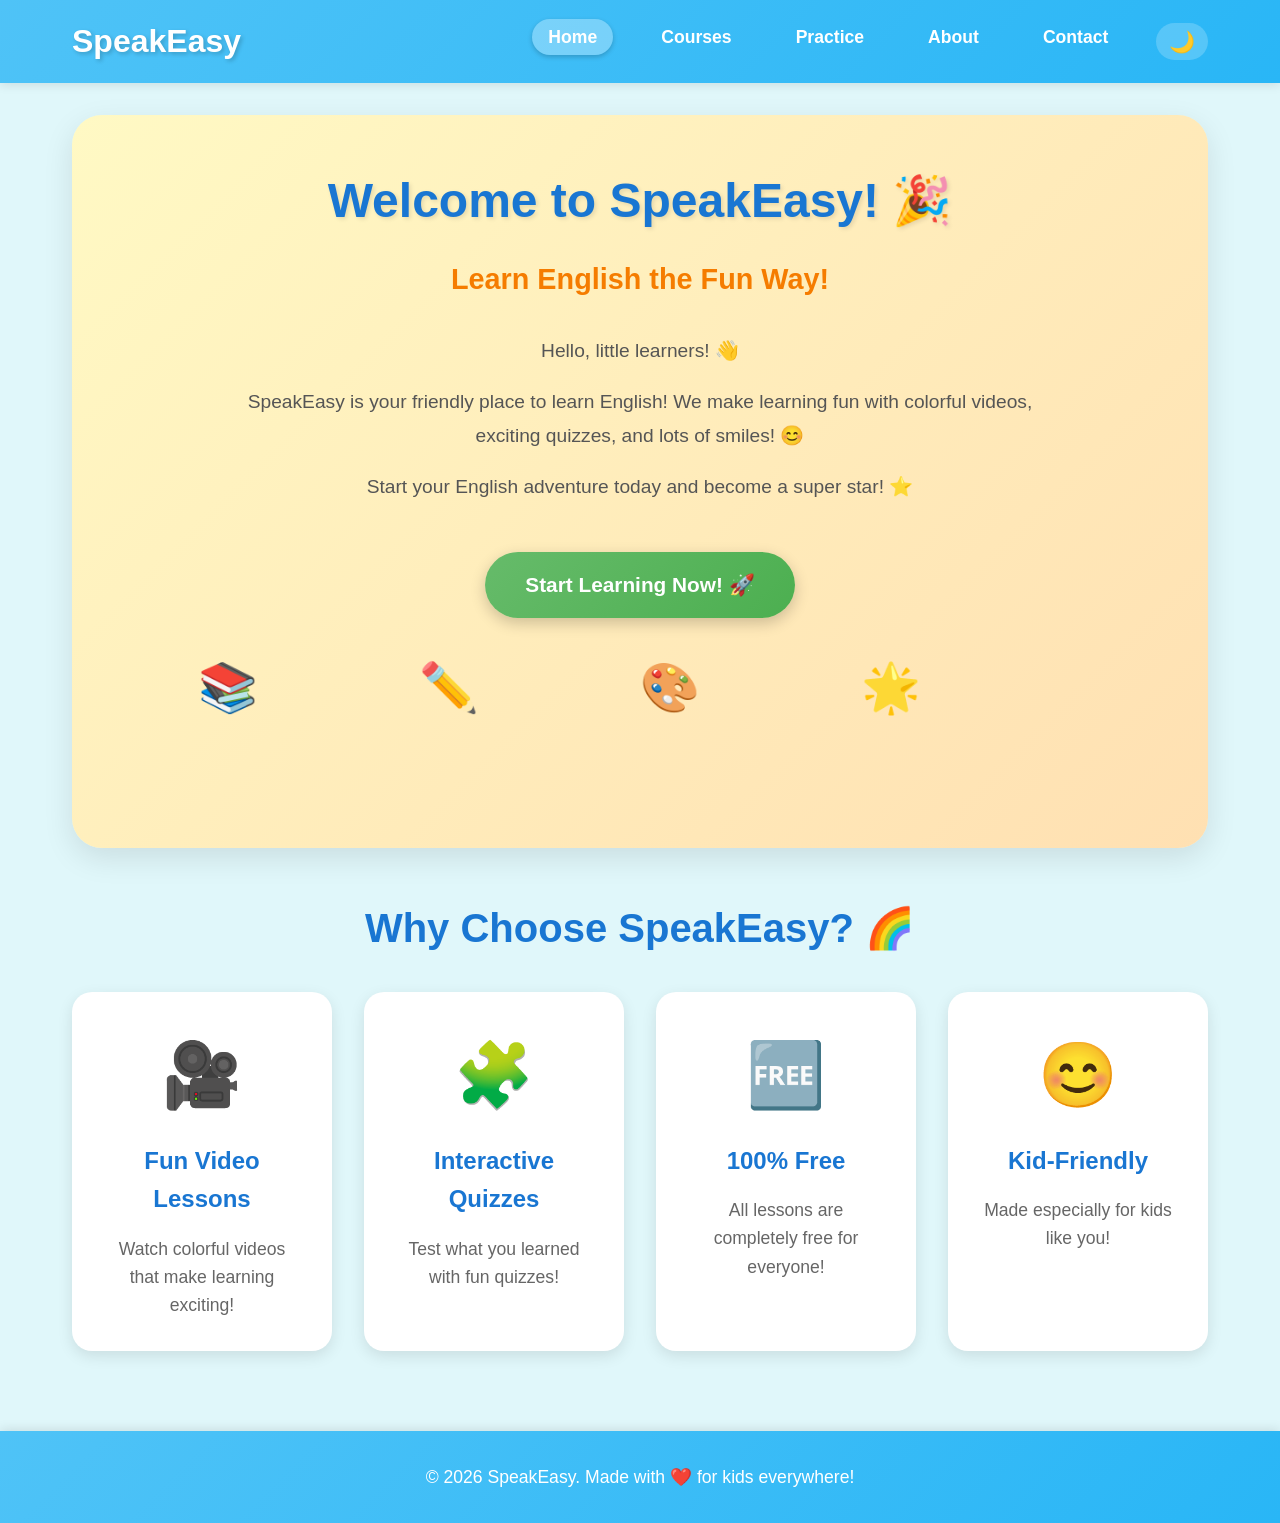
<file: index.html>
<!DOCTYPE html>
<html lang="en">
<head>
    <meta charset="UTF-8">
    <meta name="viewport" content="width=device-width, initial-scale=1.0">
    <title>SpeakEasy - Learn English Fun Way!</title>
    <script>
  (function () {
    const theme = localStorage.getItem("theme");
    if (theme === "dark") {
      document.documentElement.classList.add("dark");
    }
  })();
</script>

    <link rel="stylesheet" href="style.css">
</head>
<body>
    <!-- Navigation Bar -->
    <nav class="navbar">
        <div class="nav-container">
            <a href="index.html">
            <div class="logo">SpeakEasy</div></a>
            <button class="menu-toggle" id="menuToggle" aria-label="Toggle menu">
                <span></span>
                <span></span>
                <span></span>
            </button>
            <ul class="nav-menu" id="navMenu">
                <li><a href="index.html" class="active">Home</a></li>
                <li><a href="courses.html">Courses</a></li>
                <li><a href="lessons.html">Practice</a></li>
                <li><a href="about.html">About</a></li>
                <li><a href="contact.html">Contact</a></li>
                <button id="themeToggle" class="theme-toggle">🌙</button>

            </ul>
        </div>
    </nav>

    <!-- Main Content -->
    <main class="main-content">
        <section class="hero">
            <div class="hero-content">
                <h1 class="hero-title">Welcome to SpeakEasy! 🎉</h1>
                <p class="hero-subtitle">Learn English the Fun Way!</p>
                <div class="hero-description">
                    <p>Hello, little learners! 👋</p>
                    <p>SpeakEasy is your friendly place to learn English! We make learning fun with colorful videos, exciting quizzes, and lots of smiles! 😊</p>
                    <p>Start your English adventure today and become a super star! ⭐</p>
                </div>
                <a href="courses.html" class="cta-button">Start Learning Now! 🚀</a>
            </div>
            <div class="hero-illustration">
                <div class="floating-shapes">
                    <div class="shape shape-1">📚</div>
                    <div class="shape shape-2">✏️</div>
                    <div class="shape shape-3">🎨</div>
                    <div class="shape shape-4">🌟</div>
                </div>
            </div>
        </section>

        <section class="features">
            <h2>Why Choose SpeakEasy? 🌈</h2>
            <div class="features-grid">
                <div class="feature-card">
                    <div class="feature-icon">🎥</div>
                    <h3>Fun Video Lessons</h3>
                    <p>Watch colorful videos that make learning exciting!</p>
                </div>
                <div class="feature-card">
                    <div class="feature-icon">🧩</div>
                    <h3>Interactive Quizzes</h3>
                    <p>Test what you learned with fun quizzes!</p>
                </div>
                <div class="feature-card">
                    <div class="feature-icon">🆓</div>
                    <h3>100% Free</h3>
                    <p>All lessons are completely free for everyone!</p>
                </div>
                <div class="feature-card">
                    <div class="feature-icon">😊</div>
                    <h3>Kid-Friendly</h3>
                    <p>Made especially for kids like you!</p>
                </div>
            </div>
        </section>
    </main>

    <!-- Footer -->
    <footer class="footer">
        <p>&copy; 2026 SpeakEasy. Made with ❤️ for kids everywhere!</p>
    </footer>

    <script src="script.js"></script>
</body>
</html>
</file>
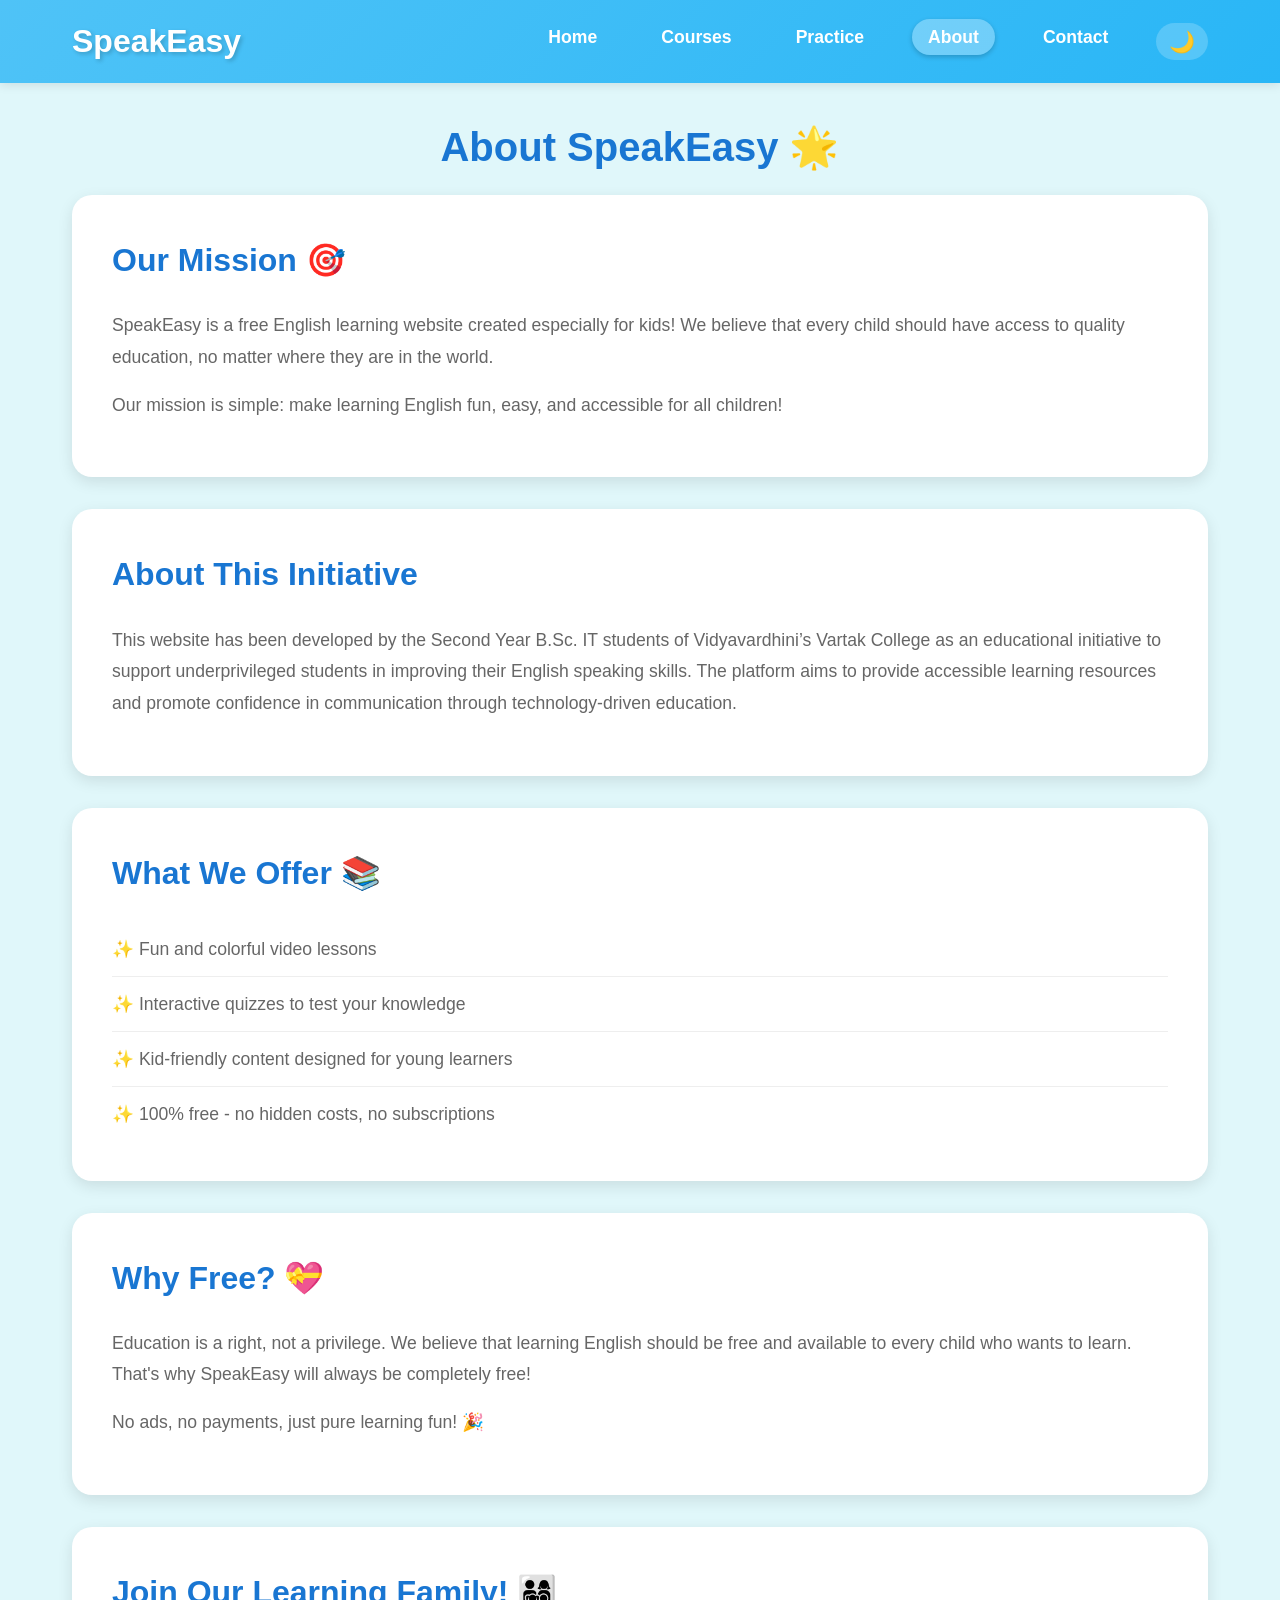
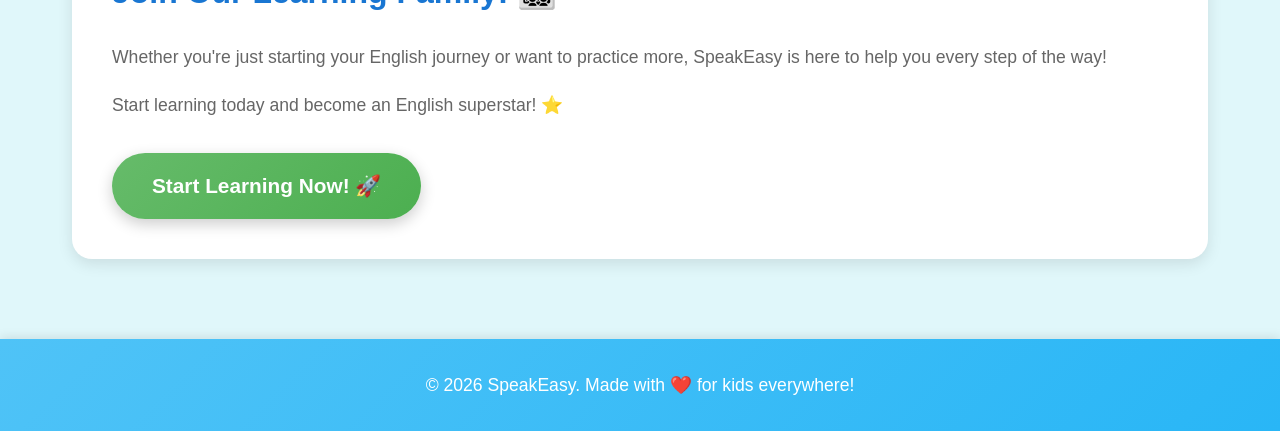
<file: about.html>
<!DOCTYPE html>
<html lang="en">
<head>
    <meta charset="UTF-8">
    <meta name="viewport" content="width=device-width, initial-scale=1.0">
    <title>About - SpeakEasy</title>
    <script>
  (function () {
    const theme = localStorage.getItem("theme");
    if (theme === "dark") {
      document.documentElement.classList.add("dark");
    }
  })();
</script>

    <link rel="stylesheet" href="style.css">
</head>
<body>
    <!-- Navigation Bar -->
    <nav class="navbar">
        <div class="nav-container"><a href="index.html">
            <div class="logo">SpeakEasy</div></a>
            <button class="menu-toggle" id="menuToggle" aria-label="Toggle menu">
                <span></span>
                <span></span>
                <span></span>
            </button>
            <ul class="nav-menu" id="navMenu">
                <li><a href="index.html">Home</a></li>
                <li><a href="courses.html">Courses</a></li>
                <li><a href="lessons.html">Practice</a></li>
                <li><a href="about.html" class="active">About</a></li>
                <li><a href="contact.html">Contact</a></li>
                <button id="themeToggle" class="theme-toggle">🌙</button>

            </ul>
        </div>
    </nav>

    <!-- Main Content -->
    <main class="main-content">
        <section class="about-section">
            <h1 class="section-title">About SpeakEasy 🌟</h1>
            
            <div class="about-content">
                <div class="about-card">
                    <h2>Our Mission 🎯</h2>
                    <p>SpeakEasy is a free English learning website created especially for kids! We believe that every child should have access to quality education, no matter where they are in the world.</p>
                    <p>Our mission is simple: make learning English fun, easy, and accessible for all children!</p>
                </div>

                <div class="about-card">
                    <h2>About This Initiative</h2>
                    <p>This website has been developed by the Second Year B.Sc. IT students of Vidyavardhini’s Vartak College as an educational initiative to support underprivileged students in improving their English speaking skills. The platform aims to provide accessible learning resources and promote confidence in communication through technology-driven education.</p>
                    
                </div>

                <div class="about-card">
                    <h2>What We Offer 📚</h2>
                    <ul class="about-list">
                        <li>✨ Fun and colorful video lessons</li>
                        <li>✨ Interactive quizzes to test your knowledge</li>
                        <li>✨ Kid-friendly content designed for young learners</li>
                        <li>✨ 100% free - no hidden costs, no subscriptions</li>
                    </ul>
                </div>

                <div class="about-card">
                    <h2>Why Free? 💝</h2>
                    <p>Education is a right, not a privilege. We believe that learning English should be free and available to every child who wants to learn. That's why SpeakEasy will always be completely free!</p>
                    <p>No ads, no payments, just pure learning fun! 🎉</p>
                </div>

                

                <div class="about-card">
                    <h2>Join Our Learning Family! 👨‍👩‍👧‍👦</h2>
                    <p>Whether you're just starting your English journey or want to practice more, SpeakEasy is here to help you every step of the way!</p>
                    <p>Start learning today and become an English superstar! ⭐</p>
                    <a href="courses.html" class="cta-button">Start Learning Now! 🚀</a>
                </div>
            </div>
        </section>
    </main>

    <!-- Footer -->
    <footer class="footer">
        <p>&copy; 2026 SpeakEasy. Made with ❤️ for kids everywhere!</p>
    </footer>

    <script src="script.js"></script>
</body>
</html>
</file>
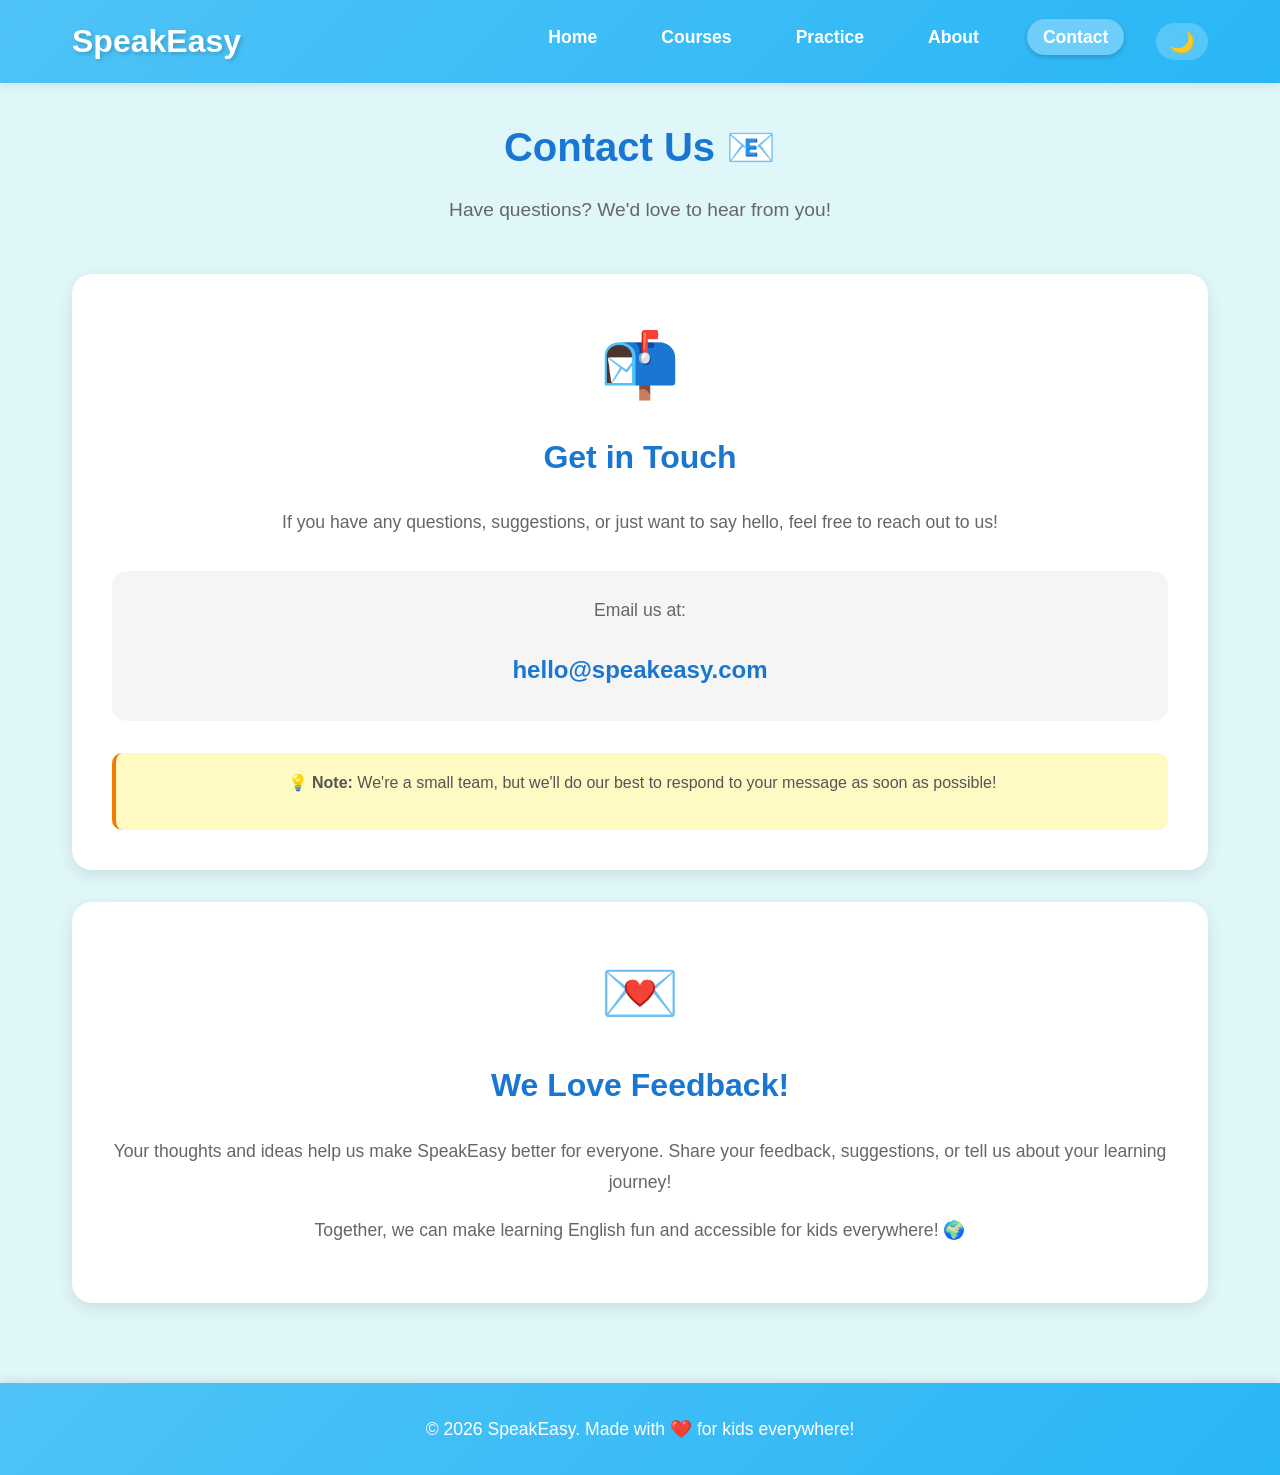
<file: contact.html>
<!DOCTYPE html>
<html lang="en">
<head>
    <meta charset="UTF-8">
    <meta name="viewport" content="width=device-width, initial-scale=1.0">
    <title>Contact - SpeakEasy</title>
    <script>
  (function () {
    const theme = localStorage.getItem("theme");
    if (theme === "dark") {
      document.documentElement.classList.add("dark");
    }
  })();
</script>

    <link rel="stylesheet" href="style.css">
</head>
<body>
    <!-- Navigation Bar -->
    <nav class="navbar">
        <div class="nav-container">
        <a href="index.html">
            <div class="logo">SpeakEasy</div></a>
            <button class="menu-toggle" id="menuToggle" aria-label="Toggle menu">
                <span></span>
                <span></span>
                <span></span>
            </button>
            <ul class="nav-menu" id="navMenu">
                <li><a href="index.html">Home</a></li>
                <li><a href="courses.html">Courses</a></li>
                <li><a href="lessons.html">Practice</a></li>
                <li><a href="about.html">About</a></li>
                <li><a href="contact.html" class="active">Contact</a></li>
                <button id="themeToggle" class="theme-toggle">🌙</button>

            </ul>
        </div>
    </nav>

    <!-- Main Content -->
    <main class="main-content">
        <section class="contact-section">
            <h1 class="section-title">Contact Us 📧</h1>
            <p class="section-intro">Have questions? We'd love to hear from you!</p>

            <div class="contact-content">
                <div class="contact-card">
                    <div class="contact-icon">📬</div>
                    <h2>Get in Touch</h2>
                    <p>If you have any questions, suggestions, or just want to say hello, feel free to reach out to us!</p>
                    
                    <div class="email-info">
                        <p class="email-label">Email us at:</p>
                        <a href="mailto:hello@speakeasy.com" class="email-link">hello@speakeasy.com</a>
                    </div>

                    <div class="contact-note">
                        <p>💡 <strong>Note:</strong> We're a small team, but we'll do our best to respond to your message as soon as possible!</p>
                    </div>
                </div>

                <div class="contact-card">
                    <div class="contact-icon">💌</div>
                    <h2>We Love Feedback!</h2>
                    <p>Your thoughts and ideas help us make SpeakEasy better for everyone. Share your feedback, suggestions, or tell us about your learning journey!</p>
                    <p>Together, we can make learning English fun and accessible for kids everywhere! 🌍</p>
                </div>
            </div>
        </section>
    </main>

    <!-- Footer -->
    <footer class="footer">
        <p>&copy; 2026 SpeakEasy. Made with ❤️ for kids everywhere!</p>
    </footer>

    <script src="script.js"></script>
</body>
</html>
</file>
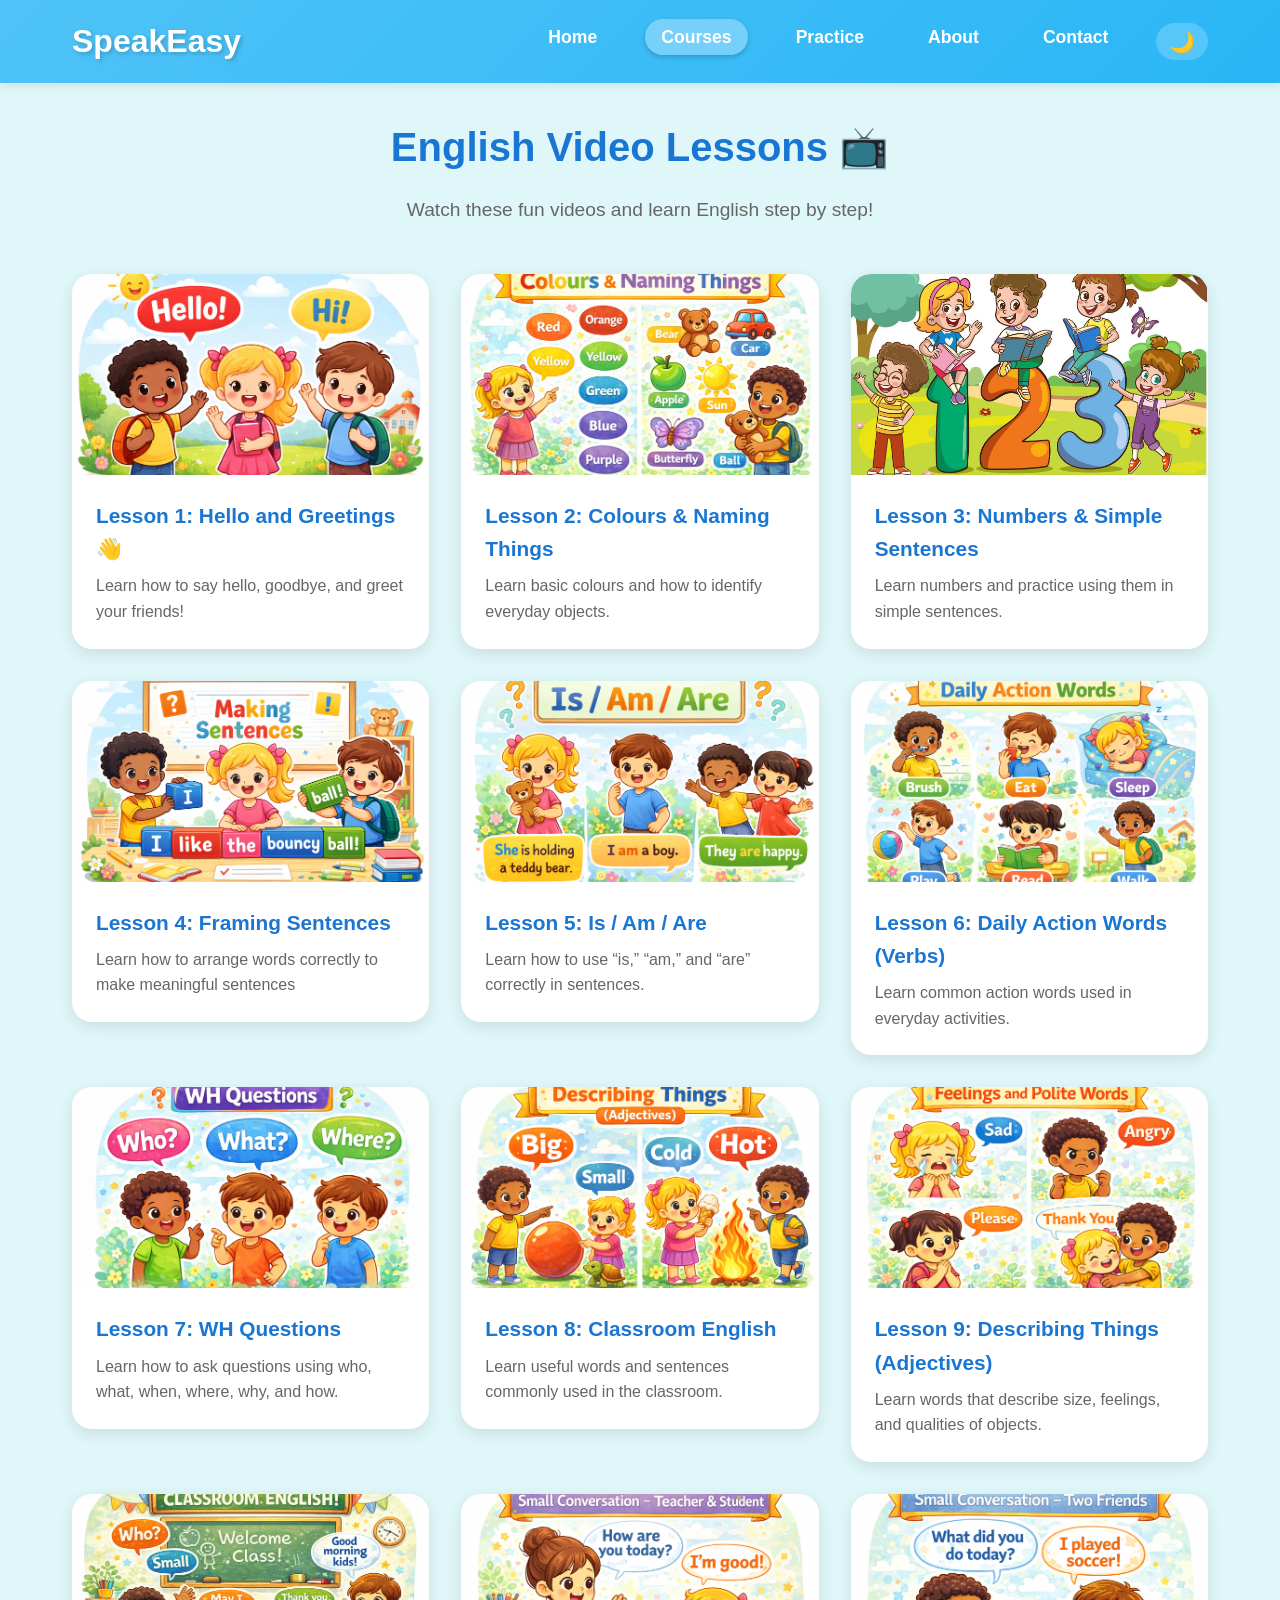
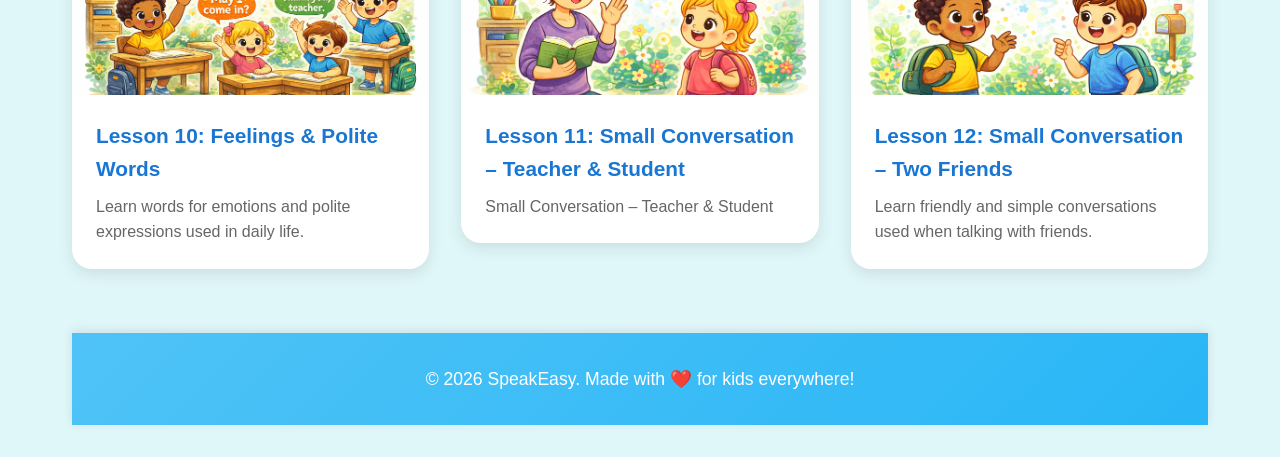
<file: courses.html>
<!DOCTYPE html>
<html lang="en">
<head>
    <meta charset="UTF-8">
    <meta name="viewport" content="width=device-width, initial-scale=1.0">
    <title>Courses - SpeakEasy</title>
    <script>
  (function () {
    const theme = localStorage.getItem("theme");
    if (theme === "dark") {
      document.documentElement.classList.add("dark");
    }
  })();
</script>

    <link rel="stylesheet" href="style.css">
</head>
<body>
    <!-- Navigation Bar -->
    <nav class="navbar">
        <div class="nav-container">
        <a href="index.html">
            <div class="logo">SpeakEasy</div></a>
            <button class="menu-toggle" id="menuToggle" aria-label="Toggle menu">
                <span></span>
                <span></span>
                <span></span>
            </button>
            <ul class="nav-menu" id="navMenu">
                <li><a href="index.html">Home</a></li>
                <li><a href="courses.html" class="active">Courses</a></li>
                <li><a href="lessons.html">Practice</a></li>
                <li><a href="about.html">About</a></li>
                <li><a href="contact.html">Contact</a></li>
                <button id="themeToggle" class="theme-toggle">🌙</button>

            </ul>
        </div>
    </nav>

    <!-- Main Content -->
    <main class="main-content">
        <section class="courses-section">
            <h1 class="section-title">English Video Lessons 📺</h1>
            <p class="section-intro">Watch these fun videos and learn English step by step!</p>

            <!-- Video Lessons Grid -->
            <div class="videos-grid">
                <!-- Lesson 1 -->
                <a href="video-lesson.html?id=1" class="video-card-link">
                    <div class="video-card">
                        <div class="video-wrapper">
                           <img src="thumbnails/lesson1.jpeg" class="video-thumb" alt="Lesson 1">

                        </div>
                        <div class="video-info">
                            <h3>Lesson 1: Hello and Greetings 👋</h3>
                            <p>Learn how to say hello, goodbye, and greet your friends!</p>
                        </div>
                    </div>
                </a>

                

                <!-- Lesson 2 -->
                <a href="video-lesson.html?id=2" class="video-card-link">
                    <div class="video-card">
                        <div class="video-wrapper">
                            <img src="thumbnails/lesson2.jpeg" class="video-thumb" alt="Lesson 2">

                        </div>
                        <div class="video-info">
                            <h3>Lesson 2: Colours & Naming Things</h3>
                            <p>Learn basic colours and how to identify everyday objects.</p>
                        </div>
                    </div>
                </a>

                <!-- Lesson 3 -->
                <a href="video-lesson.html?id=3" class="video-card-link">
                    <div class="video-card">
                        <div class="video-wrapper">
                            <img src="thumbnails/lesson3.jpg" class="video-thumb" alt="Lesson 3">

                        </div>
                        <div class="video-info">
                            <h3>Lesson 3: Numbers & Simple Sentences</h3>
                            <p>Learn numbers and practice using them in simple sentences.</p>
                        </div>
                    </div>
                </a>

                <!-- Lesson 4 -->
                <a href="video-lesson.html?id=4" class="video-card-link">
                    <div class="video-card">
                        <div class="video-wrapper">
                            <img src="thumbnails/lesson4.png" class="video-thumb" alt="Lesson 4">

                        </div>
                        <div class="video-info">
                            <h3>Lesson 4: Framing Sentences</h3>
                            <p>Learn how to arrange words correctly to make meaningful sentences</p>
                        </div>
                    </div>
                </a>

                <!-- Lesson 5 -->
                <a href="video-lesson.html?id=5" class="video-card-link">
                    <div class="video-card">
                        <div class="video-wrapper">
                            <img src="thumbnails/lesson5.png" class="video-thumb" alt="Lesson 5">

                        </div>
                        <div class="video-info">
                            <h3>Lesson 5: Is / Am / Are</h3>
                            <p>Learn how to use “is,” “am,” and “are” correctly in sentences.</p>
                        </div>
                    </div>
                </a>

                <!-- Lesson 6 -->
                <a href="video-lesson.html?id=6" class="video-card-link">
                    <div class="video-card">
                        <div class="video-wrapper">
                            <img src="thumbnails/lesson6.png" class="video-thumb" alt="Lesson 6">

                        </div>
                        <div class="video-info">
                            <h3>Lesson 6: Daily Action Words (Verbs)</h3>
                            <p>Learn common action words used in everyday activities.</p>
                        </div>
                    </div>
                </a>

                <!-- Lesson 7 -->
                <a href="video-lesson.html?id=7" class="video-card-link">
                    <div class="video-card">
                        <div class="video-wrapper">
                            <img src="thumbnails/lesson7.jpeg" class="video-thumb" alt="Lesson 7">

                        </div>
                        <div class="video-info">
                            <h3>Lesson 7: WH Questions</h3>
                            <p>Learn how to ask questions using who, what, when, where, why, and how.</p>
                        </div>
                    </div>
                </a>
                

                <!-- Lesson 8 -->
                <a href="video-lesson.html?id=8" class="video-card-link">
                    <div class="video-card">
                        <div class="video-wrapper">
                            <img src="thumbnails/lesson8.png" class="video-thumb" alt="Lesson 8">

                        </div>
                        <div class="video-info">
                            <h3>Lesson 8: Classroom English</h3>
                            <p>Learn useful words and sentences commonly used in the classroom.</p>
                        </div>
                    </div>
                </a>

                <!-- Lesson 9 -->
                <a href="video-lesson.html?id=9" class="video-card-link">
                    <div class="video-card">
                        <div class="video-wrapper">
                            <img src="thumbnails/lesson9.png" class="video-thumb" alt="Lesson 9">

                        </div>
                        <div class="video-info">
                            <h3>Lesson 9: Describing Things (Adjectives)</h3>
                            <p>Learn words that describe size, feelings, and qualities of objects.</p>
                        </div>
                    </div>
                </a>

                <!-- Lesson 10 -->
                <a href="video-lesson.html?id=10" class="video-card-link">
                    <div class="video-card">
                        <div class="video-wrapper">
                            <img src="thumbnails/lesson10.png" class="video-thumb" alt="Lesson 10">

                        </div>
                        <div class="video-info">
                            <h3>Lesson 10: Feelings & Polite Words</h3>
                            <p>Learn words for emotions and polite expressions used in daily life.</p>
                        </div>
                    </div>
                </a>

                <!-- Lesson 11 -->
                <a href="video-lesson.html?id=11" class="video-card-link">
                    <div class="video-card">
                        <div class="video-wrapper">
                            <img src="thumbnails/lesson11.png" class="video-thumb" alt="Lesson 11">

                        </div>
                        <div class="video-info">
                            <h3>Lesson 11: Small Conversation – Teacher & Student</h3>
                            <p>Small Conversation – Teacher & Student</p>
                        </div>
                    </div>
                </a>

                <!-- Lesson 12 -->
                <a href="video-lesson.html?id=12" class="video-card-link">
                    <div class="video-card">
                        <div class="video-wrapper">
                            <img src="thumbnails/lesson12.png" class="video-thumb" alt="Lesson 12">

                        </div>
                        <div class="video-info">
                            <h3>Lesson 12: Small Conversation – Two Friends</h3>
                            <p>Learn friendly and simple conversations used when talking with friends.</p>
                        </div>
                    </div>
                </a>

                
            </div>
        </section>

       
    <!-- Footer -->
    <footer class="footer">
        <p>&copy; 2026 SpeakEasy. Made with ❤️ for kids everywhere!</p>
    </footer>

    <script src="script.js"></script>
</body>
</html>
</file>
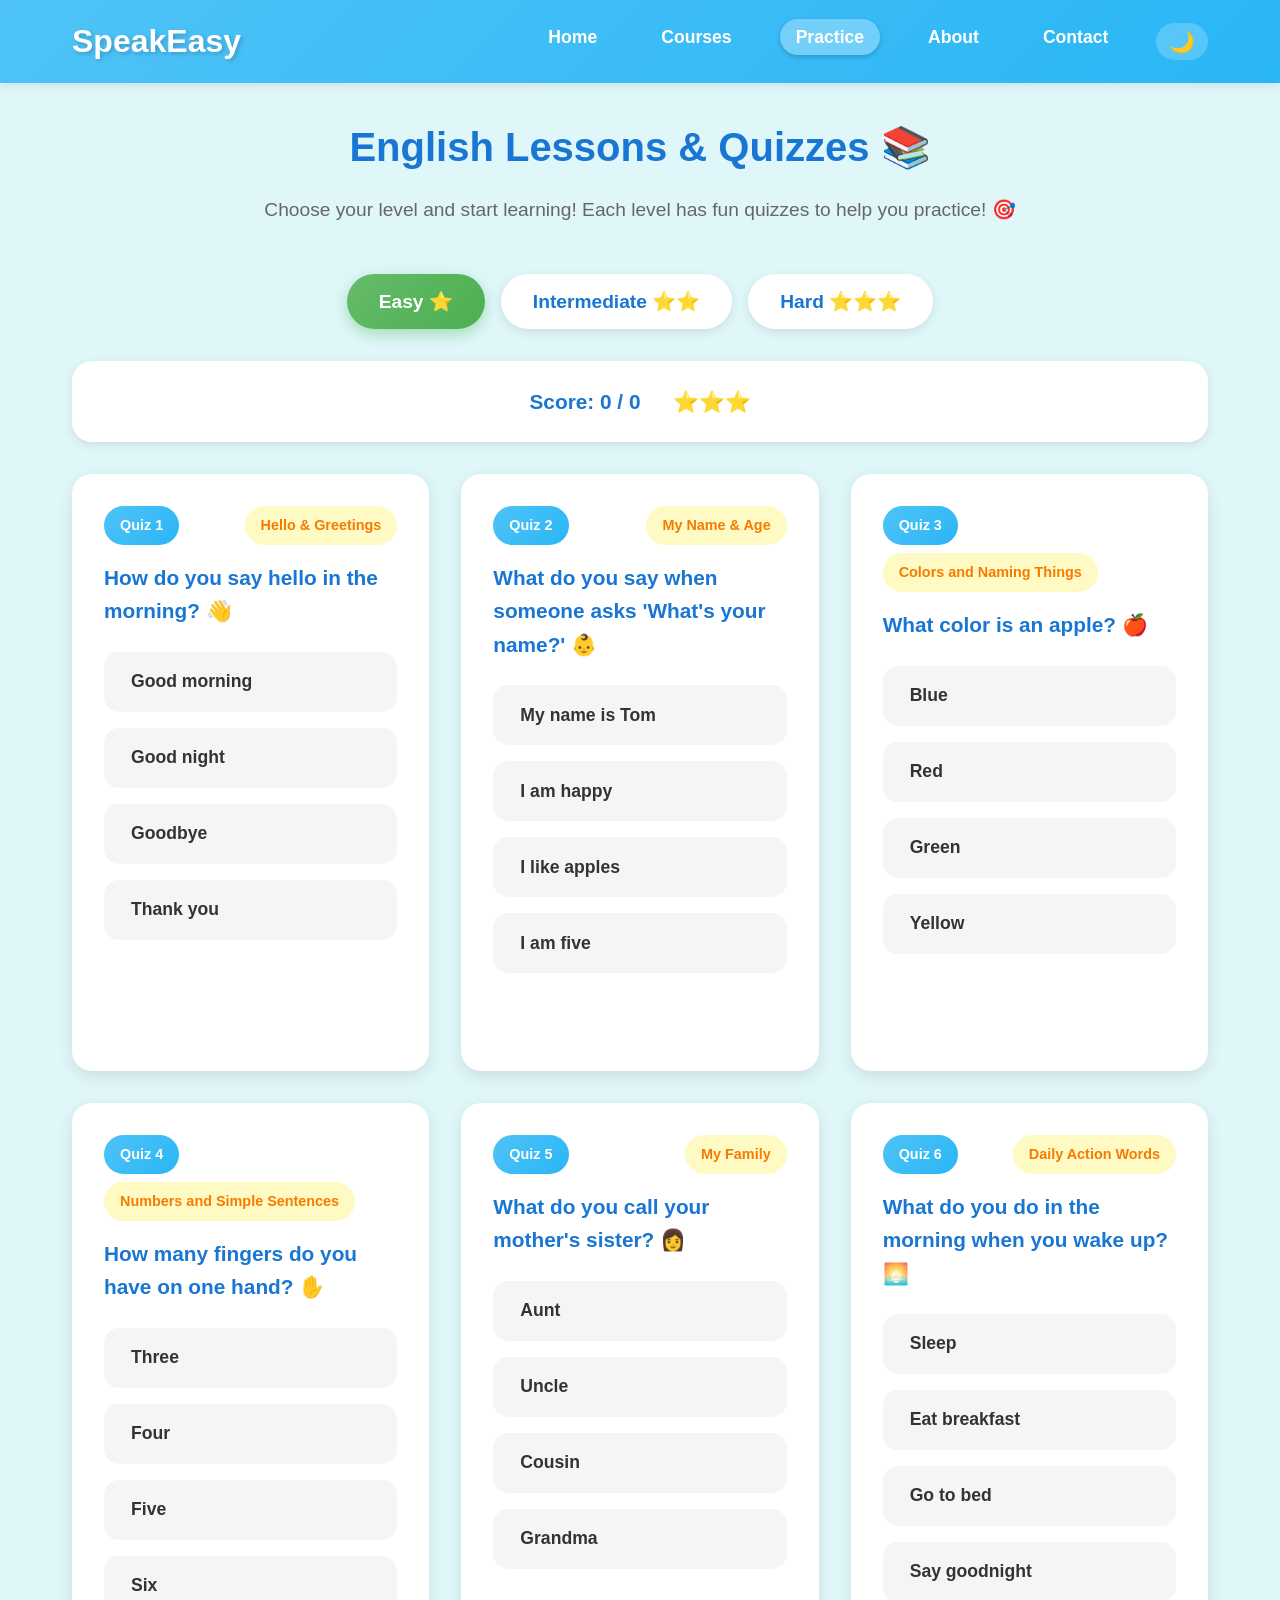
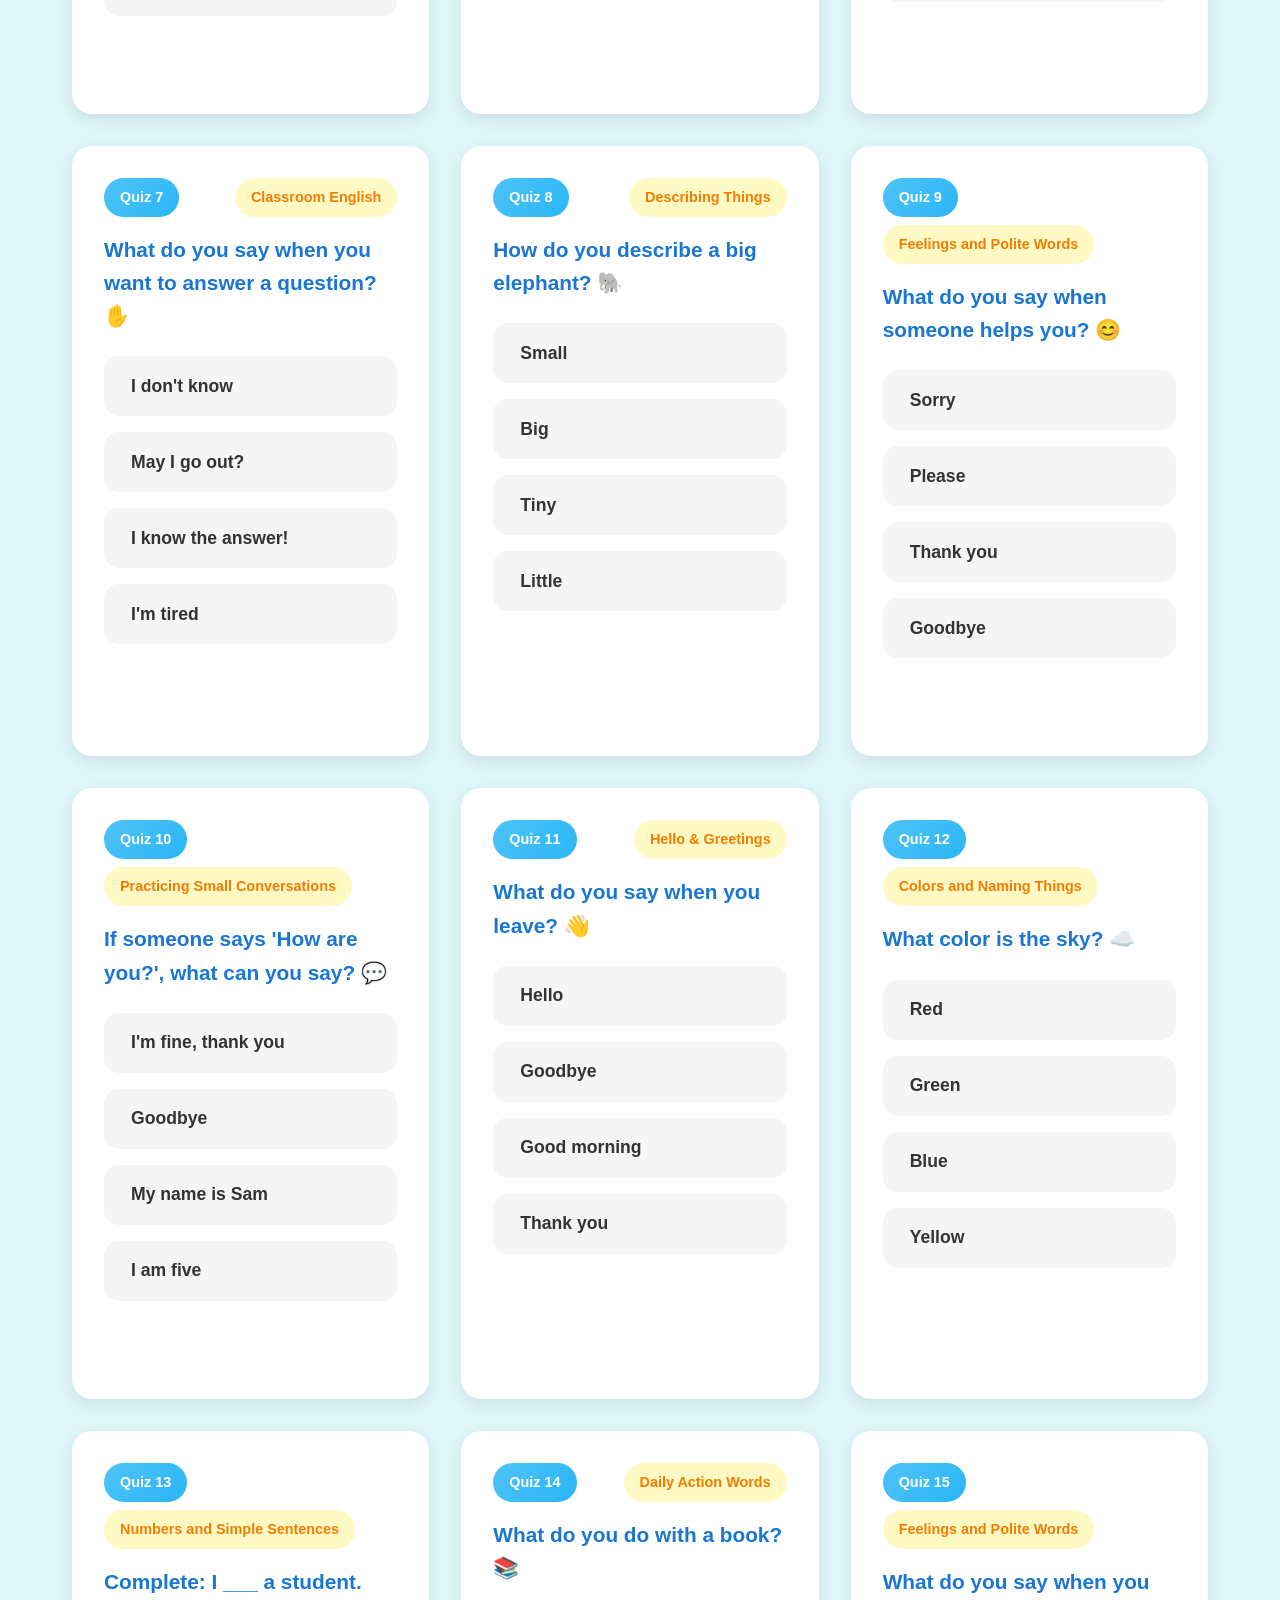
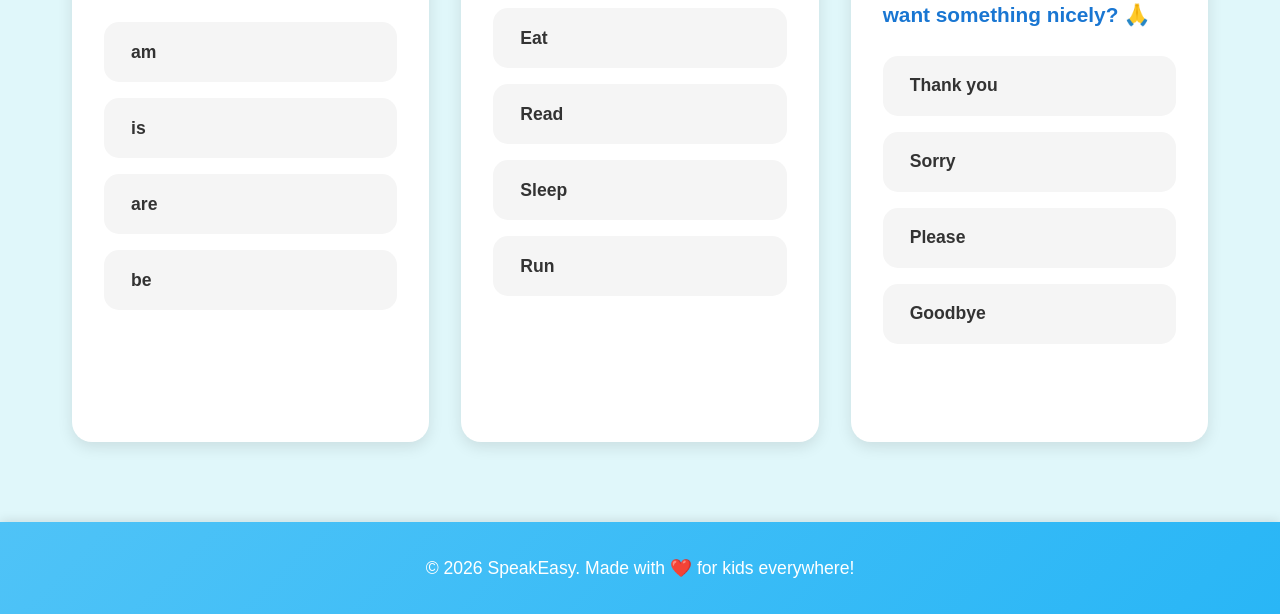
<file: lessons.html>
<!DOCTYPE html>
<html lang="en">
<head>
    <meta charset="UTF-8">
    <meta name="viewport" content="width=device-width, initial-scale=1.0">
    <title>Lessons - SpeakEasy</title>
    <script>
  (function () {
    const theme = localStorage.getItem("theme");
    if (theme === "dark") {
      document.documentElement.classList.add("dark");
    }
  })();
</script>

    <link rel="stylesheet" href="style.css">
</head>
<body>
    <!-- Navigation Bar -->
    <nav class="navbar">
        <div class="nav-container">
            <a href="index.html">
            <div class="logo">SpeakEasy</div></a>
            <button class="menu-toggle" id="menuToggle" aria-label="Toggle menu">
                <span></span>
                <span></span>
                <span></span>
            </button>
            <ul class="nav-menu" id="navMenu">
                <li><a href="index.html">Home</a></li>
                <li><a href="courses.html">Courses</a></li>
                <li><a href="lessons.html" class="active">Practice</a></li>
                <li><a href="about.html">About</a></li>
                <li><a href="contact.html">Contact</a></li>
                <button id="themeToggle" class="theme-toggle">🌙</button>

            </ul>
        </div>
    </nav>

    <!-- Main Content -->
    <main class="main-content">
        <section class="lessons-section">
            <h1 class="section-title">English Lessons & Quizzes 📚</h1>
            <p class="section-intro">Choose your level and start learning! Each level has fun quizzes to help you practice! 🎯</p>

            <!-- Level Tabs -->
            <div class="level-tabs">
                <button class="level-tab active" data-level="easy">Easy ⭐</button>
                <button class="level-tab" data-level="intermediate">Intermediate ⭐⭐</button>
                <button class="level-tab" data-level="hard">Hard ⭐⭐⭐</button>
            </div>

            <!-- Progress Indicator -->
            <div class="progress-container">
                <div class="progress-info">
                    <span id="progressText">Score: <span id="score">0</span> / <span id="total">0</span></span>
                    <span class="stars" id="starsDisplay">⭐⭐⭐</span>
                </div>
            </div>

            <!-- Easy Level Quizzes -->
            <div class="level-content active" id="easy-level">
                <div class="quizzes-container" id="easy-quizzes"></div>
            </div>

            <!-- Intermediate Level Quizzes -->
            <div class="level-content" id="intermediate-level">
                <div class="quizzes-container" id="intermediate-quizzes"></div>
            </div>

            <!-- Hard Level Quizzes -->
            <div class="level-content" id="hard-level">
                <div class="quizzes-container" id="hard-quizzes"></div>
            </div>
        </section>
    </main>

    <!-- Footer -->
    <footer class="footer">
        <p>&copy; 2026 SpeakEasy. Made with ❤️ for kids everywhere!</p>
    </footer>

    <script src="script.js"></script>
    <script src="lessons.js"></script>
</body>
</html>
</file>
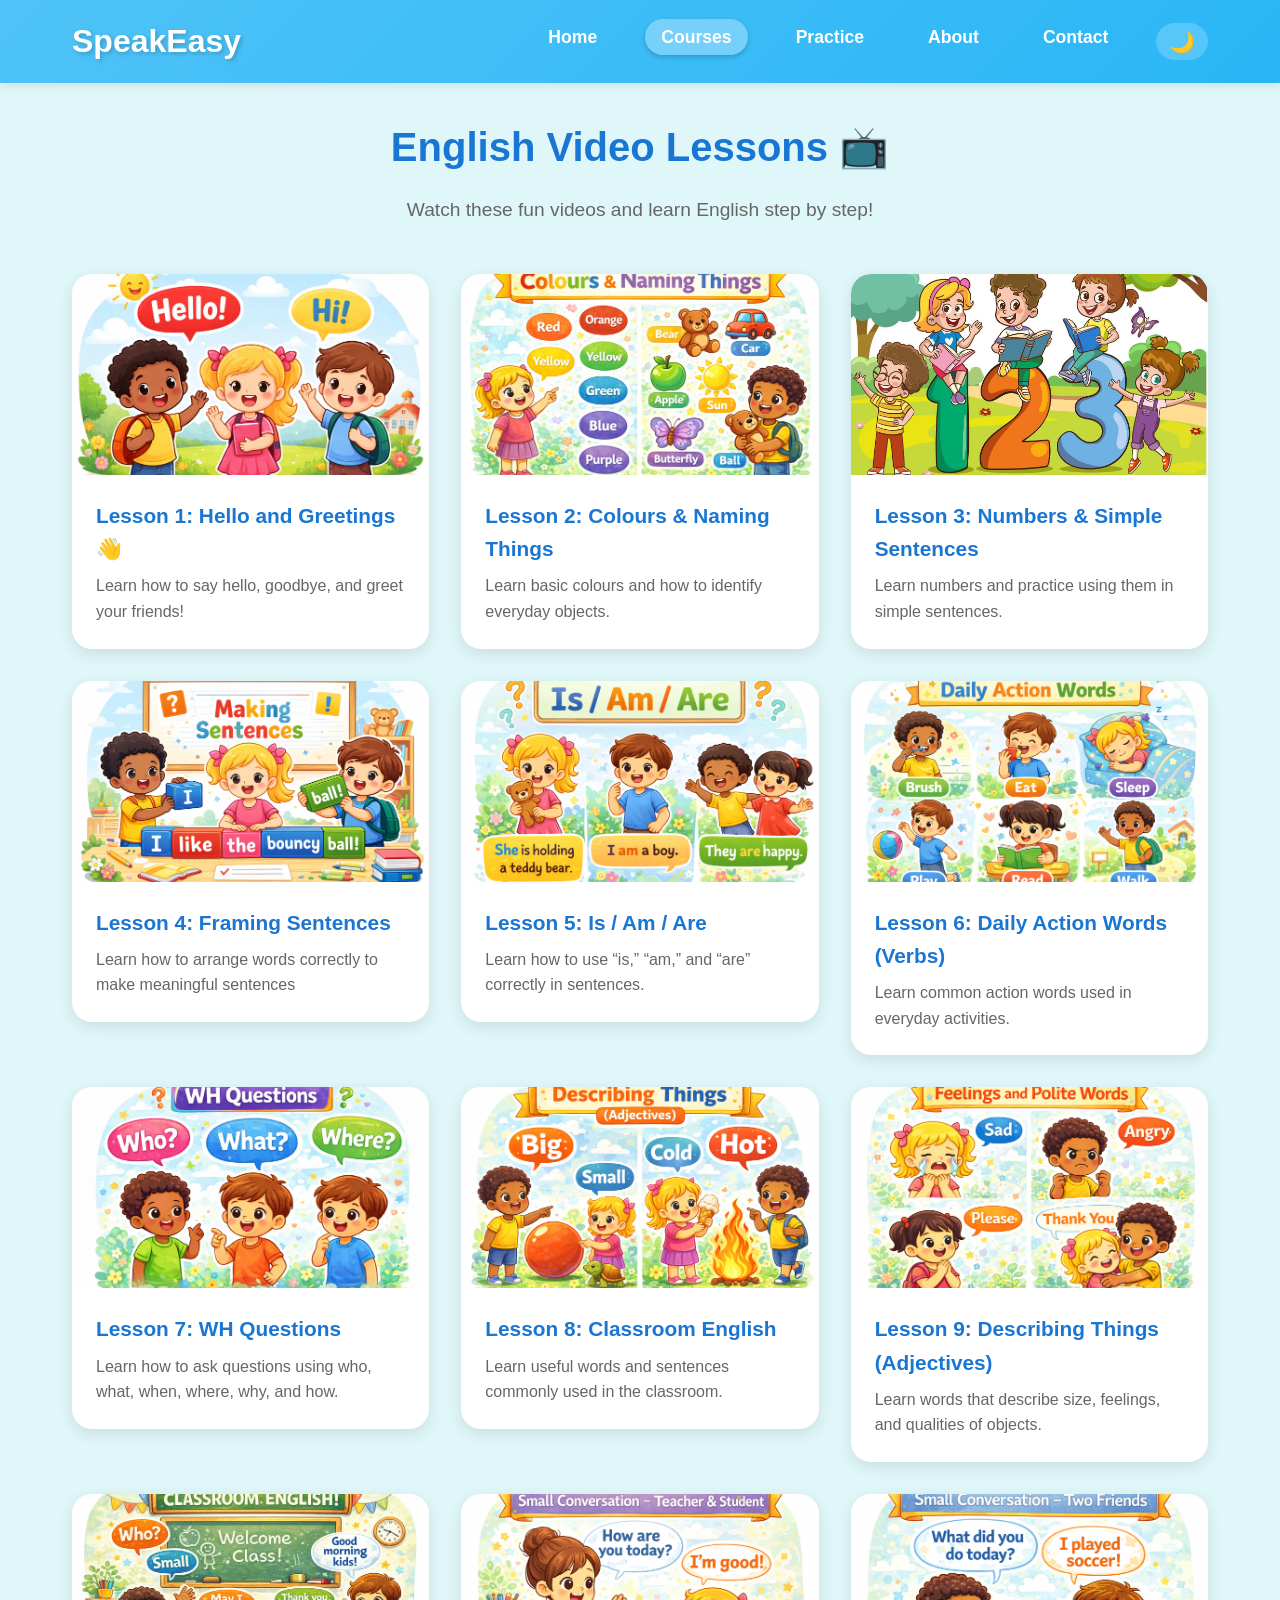
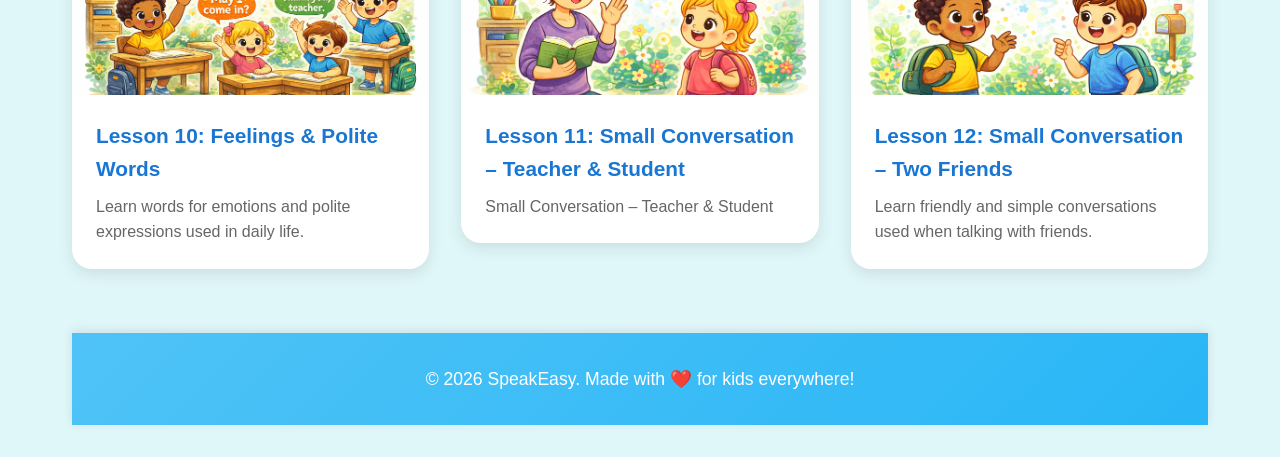
<file: video-lesson.html>
<!DOCTYPE html>
<html lang="en">
<head>
    <meta charset="UTF-8">
    <meta name="viewport" content="width=device-width, initial-scale=1.0">
    <title>Video Lesson - SpeakEasy</title>
    <script>
  (function () {
    const theme = localStorage.getItem("theme");
    if (theme === "dark") {
      document.documentElement.classList.add("dark");
    }
  })();
</script>

    <link rel="stylesheet" href="style.css">
</head>
<body>
    <!-- Navigation Bar -->
    <nav class="navbar">
        <div class="nav-container">
            <a href="index.html">
            <div class="logo">SpeakEasy</div></a>
            <button class="menu-toggle" id="menuToggle" aria-label="Toggle menu">
                <span></span>
                <span></span>
                <span></span>
            </button>
            <ul class="nav-menu" id="navMenu">
                <li><a href="index.html">Home</a></li>
                <li><a href="courses.html">Courses</a></li>
                <li><a href="lessons.html">Practice</a></li>
                <li><a href="about.html">About</a></li>
                <li><a href="contact.html">Contact</a></li>
                <button id="themeToggle" class="theme-toggle">🌙</button>

            </ul>
        </div>
    </nav>

    <!-- Main Content -->
    <main class="main-content">
        <section class="video-lesson-section">
            <!-- Back Button -->
            <a href="courses.html" class="back-button">← Back to Courses</a>
            
            <!-- Video Player Section -->
            <div class="video-player-container">
                <h1 class="lesson-title" id="lessonTitle">Loading Lesson...</h1>
                <p class="lesson-description" id="lessonDescription"></p>
                
                <div class="video-player-wrapper">
                    <div class="video-wrapper">
                        <iframe
                            id="videoPlayer"
                            src=""
                            frameborder="0"
                            allow="autoplay; fullscreen; picture-in-picture"
                            allowfullscreen>
                        </iframe>


                    </div>
                </div>
            </div>

            <!-- Quiz Section -->
            <div class="video-quiz-section">
                <h2 class="section-title">Test What You Learned! 🧠</h2>
                <p class="section-intro">Answer these  questions about the video!</p>
                
                <div class="video-quizzes-container" id="videoQuizzes"></div>
                
                <!-- Quiz Results -->
                <div id="videoQuizResults" class="video-quiz-results hidden"></div>
                <div class="lesson-navigation" id="lessonNavigation">
                    <a id="prevLessonBtn" class="lesson-nav-btn">⬅ Previous Lesson</a>
                    <a id="nextLessonBtn" class="lesson-nav-btn">Next Lesson ➡</a>
                </div>

            </div>
        </section>
    </main>

    <!-- Footer -->
    <footer class="footer">
        <p>&copy; 2026 SpeakEasy. Made with ❤️ for kids everywhere!</p>
    </footer>

    <script src="script.js"></script>
    <script src="video-quiz.js"></script>
</body>
</html>
</file>
<file: style.css>
/* ============================================
   SpeakEasy - Child-Friendly English Learning
   Stylesheet
   ============================================ */

/*theme system base style */
:root {
  --bg-main: #e0f7fa;
  --bg-card: #ffffff;
  --text-main: #333;
  --text-muted: #666;
  --primary: #1976d2;
  --nav-bg: linear-gradient(135deg, #4fc3f7 0%, #29b6f6 100%);
  --hero-bg: linear-gradient(135deg, #fff9c4 0%, #ffe0b2 100%);
  --quiz-bg: linear-gradient(135deg, #fff9c4 0%, #ffe0b2 100%);
}

/* dark mode override */
.dark {
  --bg-main: #0f172a;
  --bg-card: #1e293b;
  --text-main: #e5e7eb;
  --text-muted: #9ca3af;
  --primary: #60a5fa;
  --nav-bg: linear-gradient(135deg, #020617, #020617);
  --hero-bg: linear-gradient(135deg, #020617, #020617);
  --quiz-bg: linear-gradient(135deg, #020617, #020617);
}
/* theme toggle */
.theme-toggle {
  background: rgba(255,255,255,0.2);
  border: none;
  color: white;
  font-size: 1.3rem;
  padding: 0.4rem 0.8rem;
  border-radius: 20px;
  cursor: pointer;
}




/* Reset and Base Styles */
* {
    margin: 0;
    padding: 0;
    box-sizing: border-box;
}

body {
    font-family: 'Comic Sans MS', 'Arial', sans-serif;
    line-height: 1.6;
    color: var(--text-main);
    background: var(--bg-main);
    min-height: 100vh;
    display: flex;
    flex-direction: column;
}

/* ============================================
   Navigation Bar
   ============================================ */

.navbar {
    background: var(--nav-bg);
    padding: 1rem 0;
    box-shadow: 0 2px 10px rgba(0, 0, 0, 0.1);
    position: sticky;
    top: 0;
    z-index: 1000;
}

.nav-container {
    max-width: 1200px;
    margin: 0 auto;
    padding: 0 2rem;
    display: flex;
    justify-content: space-between;
    align-items: center;
}

.logo {
    font-size: 2rem;
    font-weight: bold;
    color: #fff;
    text-shadow: 2px 2px 4px rgba(0, 0, 0, 0.2);
}

.nav-menu {
    display: flex;
    list-style: none;
    gap: 2rem;
}

.nav-menu a {
    color: #fff;
    text-decoration: none;
    font-size: 1.1rem;
    font-weight: 600;
    padding: 0.5rem 1rem;
    border-radius: 20px;
    transition: all 0.3s ease;
}

.nav-menu a:hover {
    background: rgba(255, 255, 255, 0.2);
    transform: translateY(-2px);
}

.nav-menu a.active {
    background: rgba(255, 255, 255, 0.3);
    box-shadow: 0 2px 5px rgba(0, 0, 0, 0.2);
}

/* Hamburger Menu Toggle (Mobile) */
.menu-toggle {
    display: none;
    flex-direction: column;
    background: transparent;
    border: none;
    cursor: pointer;
    padding: 0.5rem;
    gap: 5px;
    
}

.menu-toggle span {
    width: 25px;
    height: 3px;
    background: var(--bg-card);

    border-radius: 3px;
    transition: all 0.3s ease;
}

/* ============================================
   Main Content
   ============================================ */

.main-content {
    flex: 1;
    max-width: 1200px;
    margin: 0 auto;
    padding: 2rem;
    width: 100%;
}

/* ============================================
   Home Page - Hero Section
   ============================================ */

.hero {
    text-align: center;
    padding: 3rem 1rem;
    background: var(--hero-bg);
    border-radius: 30px;
    margin-bottom: 3rem;
    box-shadow: 0 10px 30px rgba(0, 0, 0, 0.1);
}

.hero-title {
    font-size: 3rem;
    color: #1976d2;
    margin-bottom: 1rem;
    text-shadow: 2px 2px 4px rgba(0, 0, 0, 0.1);
}

.hero-subtitle {
    font-size: 1.8rem;
    color: #f57c00;
    margin-bottom: 2rem;
    font-weight: bold;
}

.hero-description {
    max-width: 800px;
    margin: 0 auto 2rem;
    font-size: 1.2rem;
    color: #555;
    line-height: 1.8;
}

.hero-description p {
    margin-bottom: 1rem;
}

.cta-button {
    display: inline-block;
    background: linear-gradient(135deg, #66bb6a 0%, #4caf50 100%);
    color: #fff;
    padding: 1rem 2.5rem;
    font-size: 1.3rem;
    font-weight: bold;
    text-decoration: none;
    border-radius: 50px;
    box-shadow: 0 5px 15px rgba(0, 0, 0, 0.2);
    transition: all 0.3s ease;
    margin-top: 1rem;
}

.cta-button:hover {
    transform: translateY(-3px);
    box-shadow: 0 8px 20px rgba(0, 0, 0, 0.3);
    background: linear-gradient(135deg, #4caf50 0%, #66bb6a 100%);
}

/* Floating Shapes Animation */
.hero-illustration {
    margin-top: 2rem;
    position: relative;
    height: 150px;
}

.floating-shapes {
    position: relative;
    width: 100%;
    height: 100%;
}

.shape {
    position: absolute;
    font-size: 3rem;
    animation: float 3s ease-in-out infinite;
}

.shape-1 {
    left: 10%;
    animation-delay: 0s;
}

.shape-2 {
    left: 30%;
    animation-delay: 0.5s;
}

.shape-3 {
    left: 50%;
    animation-delay: 1s;
}

.shape-4 {
    left: 70%;
    animation-delay: 1.5s;
}

@keyframes float {
    0%, 100% {
        transform: translateY(0);
    }
    50% {
        transform: translateY(-20px);
    }
}

/* ============================================
   Features Section
   ============================================ */

.features {
    margin-bottom: 3rem;
}

.features h2 {
    text-align: center;
    font-size: 2.5rem;
    color: #1976d2;
    margin-bottom: 2rem;
}

.features-grid {
    display: grid;
    grid-template-columns: repeat(auto-fit, minmax(250px, 1fr));
    gap: 2rem;
    margin-top: 2rem;
}

.feature-card {
    background: var(--bg-card);

    padding: 2rem;
    border-radius: 20px;
    text-align: center;
    box-shadow: 0 5px 15px rgba(0, 0, 0, 0.1);
    transition: all 0.3s ease;
}

.feature-card:hover {
    transform: translateY(-5px);
    box-shadow: 0 10px 25px rgba(0, 0, 0, 0.15);
}

.feature-icon {
    font-size: 4rem;
    margin-bottom: 1rem;
}

.feature-card h3 {
    color: #1976d2;
    margin-bottom: 1rem;
    font-size: 1.5rem;
}

.feature-card p {
    color: var(--text-muted);
    font-size: 1.1rem;
}

/* ============================================
   Courses Section
   ============================================ */

.section-title {
    text-align: center;
    font-size: 2.5rem;
    color: #1976d2;
    margin-bottom: 1rem;
}

.section-intro {
    text-align: center;
    font-size: 1.2rem;
    color: var(--text-muted);
    margin-bottom: 3rem;
}

.courses-section {
    margin-bottom: 4rem;
}

.videos-grid {
    display: grid;
    grid-template-columns: repeat(auto-fit, minmax(300px, 1fr));
    gap: 2rem;
    margin-bottom: 3rem;
}

.video-card {
    background: var(--bg-card);

    border-radius: 20px;
    overflow: hidden;
    box-shadow: 0 5px 15px rgba(0, 0, 0, 0.1);
    transition: all 0.3s ease;
}

.video-card:hover {
    transform: translateY(-5px);
    box-shadow: 0 10px 25px rgba(0, 0, 0, 0.15);
}

.video-wrapper {
    position: relative;
    padding-bottom: 56.25%; /* 16:9 Aspect Ratio */
    height: 0;
    overflow: hidden;
}

.video-wrapper iframe {
    position: absolute;
    top: 0;
    left: 0;
    width: 100%;
    height: 100%;
}

.video-wrapper img,
.video-wrapper video {
    position: absolute;
    top: 0;
    left: 0;
    width: 100%;
    height: 100%;
    object-fit: cover;
}



.video-info {
    padding: 1.5rem;
}

.video-info h3 {
    color: #1976d2;
    margin-bottom: 0.5rem;
    font-size: 1.3rem;
}

.video-info p {
    color: var(--text-muted);
    font-size: 1rem;
}

/* ============================================
   Quiz Section
   ============================================ */

.quiz-section {
    background: var(--quiz-bg);
    padding: 3rem 2rem;
    border-radius: 30px;
    margin-bottom: 3rem;
    box-shadow: 0 10px 30px rgba(0, 0, 0, 0.1);
}

.quiz-container {
    max-width: 800px;
    margin: 0 auto;
}

.question-card {
    background: var(--bg-card);

    padding: 2rem;
    border-radius: 20px;
    margin-bottom: 1.5rem;
    box-shadow: 0 3px 10px rgba(0, 0, 0, 0.1);
}

.question-text {
    color: #1976d2;
    margin-bottom: 1.5rem;
    font-size: 1.3rem;
}

.options {
    display: flex;
    flex-direction: column;
    gap: 1rem;
}

.options label {
    display: flex;
    align-items: center;
    padding: 1rem;
    background: #f5f5f5;
    border-radius: 10px;
    cursor: pointer;
    transition: all 0.3s ease;
    font-size: 1.1rem;
}

.options label:hover {
    background: #e3f2fd;
    transform: translateX(5px);
}

.options input[type="radio"] {
    margin-right: 1rem;
    width: 20px;
    height: 20px;
    cursor: pointer;
}

.submit-btn {
    display: block;
    width: 100%;
    max-width: 400px;
    margin: 2rem auto;
    padding: 1.2rem;
    background: linear-gradient(135deg, #66bb6a 0%, #4caf50 100%);
    color: #fff;
    font-size: 1.3rem;
    font-weight: bold;
    border: none;
    border-radius: 50px;
    cursor: pointer;
    box-shadow: 0 5px 15px rgba(0, 0, 0, 0.2);
    transition: all 0.3s ease;
}

.submit-btn:hover {
    transform: translateY(-3px);
    box-shadow: 0 8px 20px rgba(0, 0, 0, 0.3);
}

.quiz-results {
    background: var(--bg-card);

    padding: 2rem;
    border-radius: 20px;
    text-align: center;
    margin-top: 2rem;
    box-shadow: 0 5px 15px rgba(0, 0, 0, 0.1);
}

.quiz-results.hidden {
    display: none;
}

.quiz-results h3 {
    color: #1976d2;
    font-size: 2rem;
    margin-bottom: 1rem;
}

.quiz-results .score {
    font-size: 3rem;
    font-weight: bold;
    color: #4caf50;
    margin: 1rem 0;
}

.quiz-results .message {
    font-size: 1.2rem;
    color: var(--text-muted);
    margin-top: 1rem;
}

/* ============================================
   About Section
   ============================================ */

.about-section {
    margin-bottom: 3rem;
}

.about-content {
    display: flex;
    flex-direction: column;
    gap: 2rem;
}

.about-card {
    background: var(--bg-card);

    padding: 2.5rem;
    border-radius: 20px;
    box-shadow: 0 5px 15px rgba(0, 0, 0, 0.1);
}

.about-card h2 {
    color: #1976d2;
    margin-bottom: 1.5rem;
    font-size: 2rem;
}

.about-card p {
    color: var(--text-muted);
    font-size: 1.1rem;
    line-height: 1.8;
    margin-bottom: 1rem;
}

.about-list {
    list-style: none;
    padding-left: 0;
}

.about-list li {
    color: var(--text-muted);
    font-size: 1.1rem;
    padding: 0.8rem 0;
    border-bottom: 1px solid #eee;
}

.about-list li:last-child {
    border-bottom: none;
}

/* ============================================
   Contact Section
   ============================================ */

.contact-section {
    margin-bottom: 3rem;
}

.contact-content {
    display: flex;
    flex-direction: column;
    gap: 2rem;
}

.contact-card {
    background: var(--bg-card);

    padding: 2.5rem;
    border-radius: 20px;
    box-shadow: 0 5px 15px rgba(0, 0, 0, 0.1);
    text-align: center;
}

.contact-icon {
    font-size: 4rem;
    margin-bottom: 1rem;
}

.contact-card h2 {
    color: #1976d2;
    margin-bottom: 1.5rem;
    font-size: 2rem;
}

.contact-card p {
    color: var(--text-muted);
    font-size: 1.1rem;
    line-height: 1.8;
    margin-bottom: 1rem;
}

.email-info {
    margin: 2rem 0;
    padding: 1.5rem;
    background: #f5f5f5;
    border-radius: 15px;
}

.email-label {
    color: var(--text-muted);
    font-size: 1.1rem;
    margin-bottom: 0.5rem;
}

.email-link {
    display: inline-block;
    color: #1976d2;
    font-size: 1.5rem;
    font-weight: bold;
    text-decoration: none;
    padding: 0.5rem 1rem;
    border-radius: 10px;
    transition: all 0.3s ease;
}

.email-link:hover {
    background: #e3f2fd;
    transform: scale(1.05);
}

.contact-note {
    margin-top: 2rem;
    padding: 1rem;
    background: #fff9c4;
    border-radius: 10px;
    border-left: 4px solid #f57c00;
}

.contact-note p {
    color: #555;
    font-size: 1rem;
}

/* ============================================
   Footer
   ============================================ */

.footer {
    background: linear-gradient(135deg, #4fc3f7 0%, #29b6f6 100%);
    color: #fff;
    text-align: center;
    padding: 2rem;
    margin-top: auto;
    box-shadow: 0 -2px 10px rgba(0, 0, 0, 0.1);
}

.footer p {
    font-size: 1.1rem;
}

/* ============================================
   Responsive Design - Mobile First
   ============================================ */

/* Mobile Devices (below 768px) */
@media (max-width: 768px) {
    /* Navigation */
    .menu-toggle {
        display: flex;
    }

    .nav-menu {
        position: absolute;
        top: 100%;
        left: 0;
        width: 100%;
        background: linear-gradient(135deg, #4fc3f7 0%, #29b6f6 100%);
        flex-direction: column;
        padding: 1rem 0;
        box-shadow: 0 5px 10px rgba(0, 0, 0, 0.2);
        transform: translateY(-100%);
        opacity: 0;
        visibility: hidden;
        transition: all 0.3s ease;
        gap: 0;
    }

    .nav-menu.active {
        transform: translateY(0);
        opacity: 1;
        visibility: visible;
    }

    .nav-menu li {
        width: 100%;
    }

    .nav-menu a {
        display: block;
        padding: 1rem 2rem;
        border-radius: 0;
    }

    /* Main Content */
    .main-content {
        padding: 1rem;
    }

    /* Hero Section */
    .hero-title {
        font-size: 2rem;
    }

    .hero-subtitle {
        font-size: 1.4rem;
    }

    .hero-description {
        font-size: 1rem;
    }

    .cta-button {
        font-size: 1.1rem;
        padding: 0.8rem 2rem;
    }

    /* Features Grid */
    .features-grid {
        grid-template-columns: 1fr;
    }

    /* Videos Grid */
    .videos-grid {
        grid-template-columns: 1fr;
    }

    /* Quiz Section */
    .quiz-section {
        padding: 2rem 1rem;
    }

    .question-card {
        padding: 1.5rem;
    }

    .question-text {
        font-size: 1.1rem;
    }

    /* Section Titles */
    .section-title {
        font-size: 2rem;
    }

    .section-intro {
        font-size: 1rem;
    }

    /* About & Contact Cards */
    .about-card,
    .contact-card {
        padding: 1.5rem;
    }

    .about-card h2,
    .contact-card h2 {
        font-size: 1.5rem;
    }
}

/* Small Mobile Devices (below 480px) */
@media (max-width: 480px) {
    .logo {
        font-size: 1.5rem;
    }

    .hero-title {
        font-size: 1.5rem;
    }

    .hero-subtitle {
        font-size: 1.2rem;
    }

    .section-title {
        font-size: 1.5rem;
    }

    .video-info h3 {
        font-size: 1.1rem;
    }
}

/* ============================================
   Video Card Links (Clickable Cards)
   ============================================ */

.video-card-link {
    text-decoration: none;
    color: inherit;
    display: block;
}

.video-card-link:hover .video-card {
    transform: translateY(-5px);
    box-shadow: 0 10px 25px rgba(0, 0, 0, 0.15);
}

.video-card-link .video-wrapper iframe {
    pointer-events: none;
}

/* ============================================
   Video Lesson Page
   ============================================ */

.video-lesson-section {
    margin-bottom: 3rem;
}

.back-button {
    display: inline-block;
    padding: 0.8rem 1.5rem;
    background: linear-gradient(135deg, #4fc3f7 0%, #29b6f6 100%);
    color: #fff;
    text-decoration: none;
    border-radius: 25px;
    font-weight: bold;
    font-size: 1rem;
    margin-bottom: 2rem;
    transition: all 0.3s ease;
    box-shadow: 0 3px 10px rgba(0, 0, 0, 0.1);
}

.back-button:hover {
    transform: translateX(-5px);
    box-shadow: 0 5px 15px rgba(0, 0, 0, 0.2);
}

.video-player-container {
    background: var(--bg-card);

    padding: 2rem;
    border-radius: 20px;
    box-shadow: 0 5px 15px rgba(0, 0, 0, 0.1);
    margin-bottom: 3rem;
}

.lesson-title {
    color: #1976d2;
    font-size: 2rem;
    margin-bottom: 1rem;
    text-align: center;
}

.lesson-description {
    color: var(--text-muted);
    font-size: 1.2rem;
    text-align: center;
    margin-bottom: 2rem;
}

.video-player-wrapper {
    max-width: 900px;
    margin: 0 auto;
}

.video-player-wrapper .video-wrapper {
    position: relative;
    padding-bottom: 56.25%; /* 16:9 Aspect Ratio */
    height: 0;
    overflow: hidden;
    border-radius: 15px;
    box-shadow: 0 5px 20px rgba(0, 0, 0, 0.2);
}

.video-player-wrapper .video-wrapper iframe {
    position: absolute;
    top: 0;
    left: 0;
    width: 100%;
    height: 100%;
}

/* Video Quiz Section */
.video-quiz-section {
    background: var(--quiz-bg);
    padding: 3rem 2rem;
    border-radius: 30px;
    margin-bottom: 3rem;
    box-shadow: 0 10px 30px rgba(0, 0, 0, 0.1);
}

.video-quizzes-container {
    display: flex;
    flex-direction: column;
    gap: 2rem;
    margin-top: 2rem;
}

.video-quiz-card {
    background: var(--bg-card);

    padding: 2rem;
    border-radius: 20px;
    box-shadow: 0 5px 15px rgba(0, 0, 0, 0.1);
    transition: all 0.3s ease;
}

.video-quiz-card:hover {
    transform: translateY(-3px);
    box-shadow: 0 8px 20px rgba(0, 0, 0, 0.15);
}

.video-quiz-header {
    margin-bottom: 1rem;
}

.video-quiz-number {
    background: linear-gradient(135deg, #4fc3f7 0%, #29b6f6 100%);
    color: #fff;
    padding: 0.5rem 1rem;
    border-radius: 20px;
    font-weight: bold;
    font-size: 0.9rem;
    display: inline-block;
}

.video-quiz-question {
    color: #1976d2;
    font-size: 1.3rem;
    margin-bottom: 1.5rem;
    line-height: 1.6;
}

.video-quiz-options {
    display: flex;
    flex-direction: column;
    gap: 1rem;
    margin-bottom: 1rem;
}

.video-quiz-option {
    padding: 1rem 1.5rem;
    background: #f5f5f5;
    border: 3px solid transparent;
    border-radius: 15px;
    font-size: 1.1rem;
    font-weight: 600;
    color: var(--text-main);
    cursor: pointer;
    transition: all 0.3s ease;
    text-align: left;
    font-family: 'Comic Sans MS', 'Arial', sans-serif;
    min-height: 60px;
    display: flex;
    align-items: center;
}

.video-quiz-option:hover:not(:disabled) {
    background: #e3f2fd;
    border-color: #1976d2;
    transform: translateX(5px);
    box-shadow: 0 3px 10px rgba(0, 0, 0, 0.1);
}

.video-quiz-option:disabled {
    cursor: not-allowed;
    opacity: 0.7;
}

.video-quiz-option.correct {
    background: #c8e6c9;
    border-color: #4caf50;
    color: #2e7d32;
    font-weight: bold;
}

.video-quiz-option.incorrect {
    background: #ffcdd2;
    border-color: #f44336;
    color: #c62828;
}

.video-quiz-feedback {
    padding: 1rem;
    border-radius: 10px;
    font-size: 1.1rem;
    font-weight: bold;
    text-align: center;
    min-height: 50px;
    display: flex;
    align-items: center;
    justify-content: center;
    margin-top: 1rem;
}

.video-quiz-feedback.correct-feedback {
    background: #c8e6c9;
    color: #2e7d32;
    border: 2px solid #4caf50;
}

.video-quiz-feedback.incorrect-feedback {
    background: #ffcdd2;
    color: #c62828;
    border: 2px solid #f44336;
}

/* Video Quiz Results */
.video-quiz-results {
    background: var(--bg-card);

    padding: 2.5rem;
    border-radius: 20px;
    text-align: center;
    margin-top: 2rem;
    box-shadow: 0 5px 15px rgba(0, 0, 0, 0.1);
}

.video-quiz-results.hidden {
    display: none;
}

.video-quiz-results h3 {
    color: #1976d2;
    font-size: 2rem;
    margin-bottom: 1rem;
}

.video-quiz-score {
    font-size: 3rem;
    font-weight: bold;
    color: #4caf50;
    margin: 1rem 0;
}

.video-quiz-message {
    font-size: 1.3rem;
    color: var(--text-muted);
    margin-top: 1rem;
    font-weight: bold;
}

.video-quiz-actions {
    display: flex;
    gap: 1rem;
    justify-content: center;
    margin-top: 2rem;
    flex-wrap: wrap;
}

.video-quiz-retry-btn,
.video-quiz-back-btn {
    padding: 1rem 2rem;
    font-size: 1.1rem;
    font-weight: bold;
    border: none;
    border-radius: 50px;
    cursor: pointer;
    transition: all 0.3s ease;
    text-decoration: none;
    display: inline-block;
    font-family: 'Comic Sans MS', 'Arial', sans-serif;
}

.video-quiz-retry-btn {
    background: linear-gradient(135deg, #66bb6a 0%, #4caf50 100%);
    color: #fff;
    box-shadow: 0 5px 15px rgba(0, 0, 0, 0.2);
}

.video-quiz-retry-btn:hover {
    transform: translateY(-3px);
    box-shadow: 0 8px 20px rgba(0, 0, 0, 0.3);
}

.video-quiz-back-btn {
    background: linear-gradient(135deg, #4fc3f7 0%, #29b6f6 100%);
    color: #fff;
    box-shadow: 0 5px 15px rgba(0, 0, 0, 0.2);
}

.video-quiz-back-btn:hover {
    transform: translateY(-3px);
    box-shadow: 0 8px 20px rgba(0, 0, 0, 0.3);
}

/* Responsive Design for Video Lesson Page */
@media (max-width: 768px) {
    .lesson-title {
        font-size: 1.5rem;
    }

    .lesson-description {
        font-size: 1rem;
    }

    .video-player-container {
        padding: 1.5rem;
    }

    .video-quiz-section {
        padding: 2rem 1rem;
    }

    .video-quiz-card {
        padding: 1.5rem;
    }

    .video-quiz-question {
        font-size: 1.1rem;
    }

    .video-quiz-option {
        font-size: 1rem;
        padding: 0.8rem 1rem;
        min-height: 50px;
    }

    .video-quiz-actions {
        flex-direction: column;
    }

    .video-quiz-retry-btn,
    .video-quiz-back-btn {
        width: 100%;
    }
}

@media (max-width: 480px) {
    .lesson-title {
        font-size: 1.3rem;
    }

    .video-quiz-question {
        font-size: 1rem;
    }

    .video-quiz-option {
        font-size: 0.9rem;
        padding: 0.7rem;
        min-height: 45px;
    }

    .video-quiz-results {
        padding: 1.5rem;
    }

    .video-quiz-results h3 {
        font-size: 1.5rem;
    }

    .video-quiz-score {
        font-size: 2rem;
    }
}

/* ============================================
   Lessons Page - Level Tabs
   ============================================ */

.lessons-section {
    margin-bottom: 3rem;
}

.level-tabs {
    display: flex;
    justify-content: center;
    gap: 1rem;
    margin: 2rem 0;
    flex-wrap: wrap;
}

.level-tab {
    padding: 1rem 2rem;
    font-size: 1.2rem;
    font-weight: bold;
    border: none;
    border-radius: 50px;
    cursor: pointer;
    transition: all 0.3s ease;
    background: var(--bg-card);

    color: var(--primary);
    box-shadow: 0 3px 10px rgba(0, 0, 0, 0.1);
    font-family: 'Comic Sans MS', 'Arial', sans-serif;
}

.level-tab:hover {
    transform: translateY(-3px);
    box-shadow: 0 5px 15px rgba(0, 0, 0, 0.2);
}

.level-tab.active {
    background: linear-gradient(135deg, #66bb6a 0%, #4caf50 100%);
    color: #fff;
    box-shadow: 0 5px 15px rgba(76, 175, 80, 0.4);
}

/* Progress Indicator */
.progress-container {
    background: var(--bg-card);

    padding: 1.5rem;
    border-radius: 20px;
    margin: 2rem 0;
    box-shadow: 0 3px 10px rgba(0, 0, 0, 0.1);
    text-align: center;
}

.progress-info {
    display: flex;
    justify-content: center;
    align-items: center;
    gap: 2rem;
    flex-wrap: wrap;
}

.progress-info span {
    font-size: 1.3rem;
    font-weight: bold;
    color: #1976d2;
}

.stars {
    font-size: 1.5rem;
}

/* Level Content */
.level-content {
    display: none;
}

.level-content.active {
    display: block;
    animation: fadeIn 0.5s ease;
}

@keyframes fadeIn {
    from {
        opacity: 0;
        transform: translateY(10px);
    }
    to {
        opacity: 1;
        transform: translateY(0);
    }
}

/* Quizzes Container */
.quizzes-container {
    display: grid;
    grid-template-columns: repeat(auto-fit, minmax(350px, 1fr));
    gap: 2rem;
    margin-top: 2rem;
}

/* Quiz Card */
.quiz-card {
    background: var(--bg-card);

    padding: 2rem;
    border-radius: 20px;
    box-shadow: 0 5px 15px rgba(0, 0, 0, 0.1);
    transition: all 0.3s ease;
}

.quiz-card:hover {
    transform: translateY(-5px);
    box-shadow: 0 10px 25px rgba(0, 0, 0, 0.15);
}

.quiz-header {
    display: flex;
    justify-content: space-between;
    align-items: center;
    margin-bottom: 1rem;
    flex-wrap: wrap;
    gap: 0.5rem;
}

.quiz-number {
    background: linear-gradient(135deg, #4fc3f7 0%, #29b6f6 100%);
    color: #fff;
    padding: 0.5rem 1rem;
    border-radius: 20px;
    font-weight: bold;
    font-size: 0.9rem;
}

.quiz-topic {
    background: #fff9c4;
    color: #f57c00;
    padding: 0.5rem 1rem;
    border-radius: 20px;
    font-weight: bold;
    font-size: 0.9rem;
}

.quiz-question {
    color: #1976d2;
    font-size: 1.3rem;
    margin-bottom: 1.5rem;
    line-height: 1.6;
}

/* Quiz Options */
.quiz-options {
    display: flex;
    flex-direction: column;
    gap: 1rem;
    margin-bottom: 1rem;
}

.quiz-option {
    padding: 1rem 1.5rem;
    background: #f5f5f5;
    border: 3px solid transparent;
    border-radius: 15px;
    font-size: 1.1rem;
    font-weight: 600;
    color: var(--text-main);
    cursor: pointer;
    transition: all 0.3s ease;
    text-align: left;
    font-family: 'Comic Sans MS', 'Arial', sans-serif;
    min-height: 60px;
    display: flex;
    align-items: center;
}

.quiz-option:hover:not(:disabled) {
    background: #e3f2fd;
    border-color: #1976d2;
    transform: translateX(5px);
    box-shadow: 0 3px 10px rgba(0, 0, 0, 0.1);
}

.quiz-option.hover-effect {
    background: #e3f2fd;
}

.quiz-option:disabled {
    cursor: not-allowed;
    opacity: 0.7;
}

.quiz-option.correct {
    background: #c8e6c9;
    border-color: #4caf50;
    color: #2e7d32;
    font-weight: bold;
}

.quiz-option.incorrect {
    background: #ffcdd2;
    border-color: #f44336;
    color: #c62828;
}

/* Quiz Feedback */
.quiz-feedback {
    padding: 1rem;
    border-radius: 10px;
    font-size: 1.1rem;
    font-weight: bold;
    text-align: center;
    min-height: 50px;
    display: flex;
    align-items: center;
    justify-content: center;
    margin-top: 1rem;
}

.quiz-feedback.correct-feedback {
    background: #c8e6c9;
    color: #2e7d32;
    border: 2px solid #4caf50;
}

.quiz-feedback.incorrect-feedback {
    background: #ffcdd2;
    color: #c62828;
    border: 2px solid #f44336;
}

/* Responsive Design for Lessons Page */
@media (max-width: 768px) {
    .level-tabs {
        flex-direction: column;
        align-items: stretch;
    }

    .level-tab {
        width: 100%;
        padding: 1rem;
    }

    .quizzes-container {
        grid-template-columns: 1fr;
        gap: 1.5rem;
    }

    .quiz-card {
        padding: 1.5rem;
    }

    .quiz-question {
        font-size: 1.1rem;
    }

    .quiz-option {
        font-size: 1rem;
        padding: 0.8rem 1rem;
        min-height: 50px;
    }

    .progress-info {
        flex-direction: column;
        gap: 1rem;
    }

    .progress-info span {
        font-size: 1.1rem;
    }
}

@media (max-width: 480px) {
    .quiz-header {
        flex-direction: column;
        align-items: flex-start;
    }

    .quiz-number,
    .quiz-topic {
        font-size: 0.8rem;
        padding: 0.4rem 0.8rem;
    }

    .quiz-question {
        font-size: 1rem;
    }

    .quiz-option {
        font-size: 0.9rem;
        padding: 0.7rem;
        min-height: 45px;
    }
}


.lesson-navigation {
    display: flex;
    justify-content: space-between;
    margin-top: 3rem;
}

.lesson-nav-btn {
    padding: 1rem 2rem;
    background: linear-gradient(135deg, #66bb6a 0%, #4caf50 100%);
    color: white;
    text-decoration: none;
    border-radius: 30px;
    font-weight: bold;
    box-shadow: 0 5px 15px rgba(0,0,0,0.2);
    transition: all 0.3s ease;
}

.lesson-nav-btn:hover {
    transform: translateY(-3px);
    box-shadow: 0 8px 20px rgba(0,0,0,0.3);
}


/* Mobile: smaller lesson navigation buttons */
@media (max-width: 600px) {
    .lesson-navigation {
        gap: 1rem;
    }

    .lesson-nav-btn {
        flex: 1;
        text-align: center;
        padding: 0.7rem 1rem;
        font-size: 0.9rem;
        border-radius: 18px;
    }
}

/* ================================
   Dark mode visual fixes
================================ */

.dark .hero-title,
.dark .features h2,
.dark .section-title,
.dark .video-info h3,
.dark .lesson-title,
.dark .video-quiz-question,
.dark .quiz-question,
.dark .question-text,
.dark .about-card h2,
.dark .contact-card h2 {
  color: var(--primary);
}

/* Light boxes in dark mode */
.dark .options label,
.dark .quiz-option,
.dark .video-quiz-option,
.dark .email-info,
.dark .quiz-topic {
  background: #020617;
  color: var(--text-main);
}

/* Hover states in dark mode */
.dark .options label:hover,
.dark .quiz-option:hover:not(:disabled),
.dark .video-quiz-option:hover:not(:disabled),
.dark .email-link:hover {
  background: #0f172a;
}

/* Borders */
.dark .about-list li {
  border-color: #1e293b;
}

/* Footer */
.dark .footer {
  background: #020617;
}

/* Back + next/prev buttons */
.dark .back-button,
.dark .lesson-nav-btn {
  background: linear-gradient(135deg, #1e293b, #020617);
}

a {
    text-decoration: none;
}
</file>
